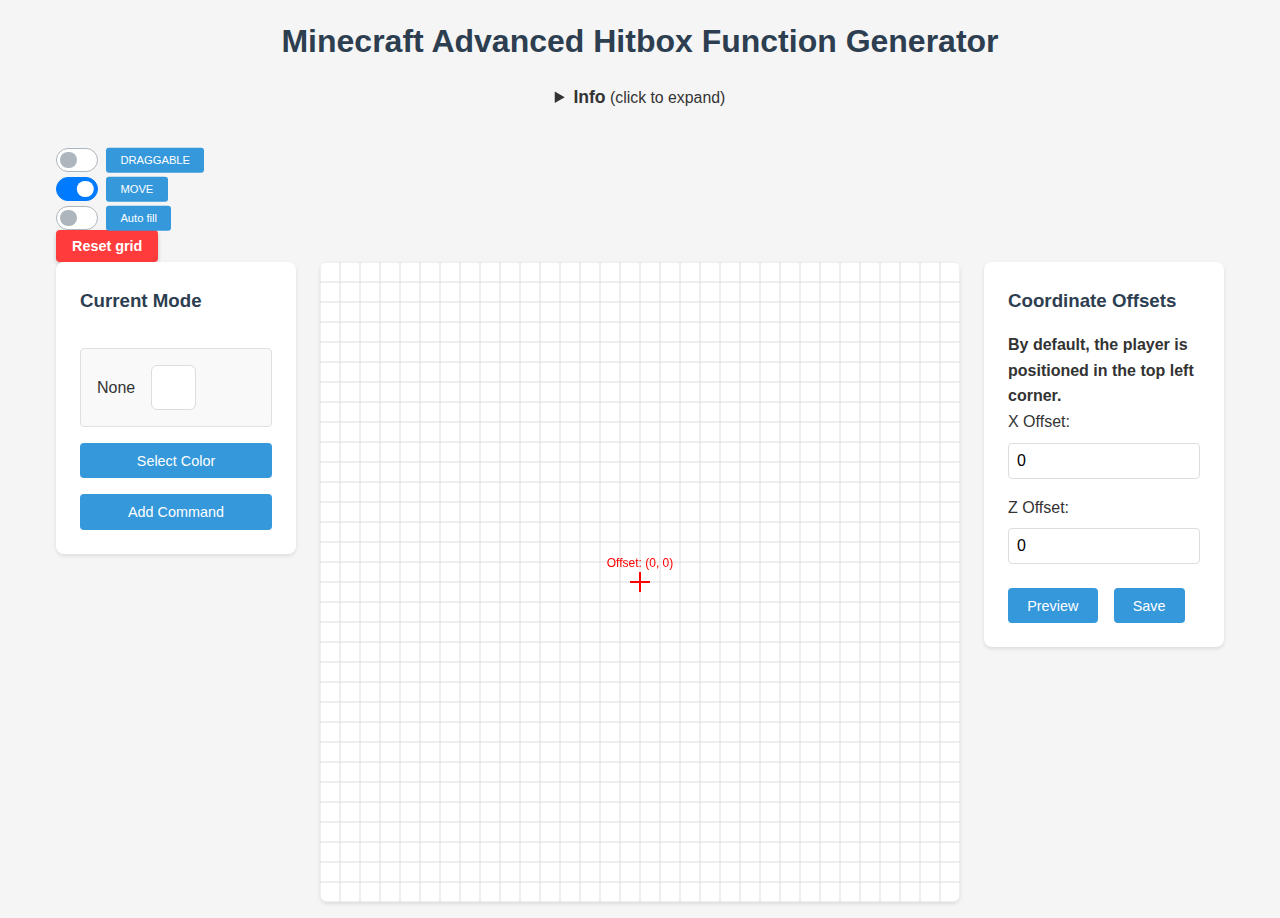
<file: index.html>
<!DOCTYPE html>
<html lang="en">
<head>
  <!-- Meta information for search engines, social media, and responsiveness -->
  <meta charset="UTF-8" />
  <meta name="description" content="Easily create custom Minecraft Bedrock function files with our online generator. Use our tool to draw hitboxes, assign commands, and preview your work." />
  <meta name="keywords" content="Minecraft, Bedrock, Function Generator, Commands, Scripting, Hitbox, Advanced" />
  <meta name="author" content="vertX" />
  <meta name="robots" content="index, follow" />
  <meta property="og:title" content="Function Generator" />
  <meta property="og:description" content="Create and download custom function files for Minecraft Bedrock Edition with our advanced tool that supports hitboxes and dynamic commands." />
  <meta property="og:url" content="https://vertx-dev.github.io/" />
  <meta property="og:type" content="website" />
  <meta name="viewport" content="width=device-width, initial-scale=1.0" />
  <title>Function Generator</title>
  <!-- Link to the stylesheet for page styling -->
  <link rel="stylesheet" href="styles.css" />
</head>
<body>
  <div class="container">
    <!-- Header Section: Introduction and Overview -->
    <header>
      <h1>Minecraft Advanced Hitbox Function Generator</h1>
      <!-- Expandable information about what the tool does -->
      <details>
        <summary>Info</summary>
        <p>
          This tool allows you to create powerful Minecraft functions by drawing precise hitboxes and assigning commands with color-coded organization. Customize your commands with multi-line inputs, player-relative positioning, and even dynamic calculations using the {math:} syntax. Ideal for designing combat skills, spell effects, or other complex command-based mechanics, this generator streamlines the process and lets you preview your work in real time.
        </p>
      </details>
    </header>

    <!-- Main Application Section: Core functionality of the tool -->
    <main>
      <!-- Mobile toggle for enabling draggable elements on smaller screens -->
      <div>
        <label class="switch-mobile">
          <input type="checkbox" id="switch-mobile-pc">
          <span class="slider"></span>
          <span class="switch-text">DRAGGABLE</span>
        </label>
      </div>
      <div>
        <label class="move-canvas">
          <input type="checkbox" id="move-grid" checked="checked">
          <span class="slider"></span>
          <span class="switch-text">MOVE</span>
        </label>
      </div>
      <div>
        <label class="test-mode">
          <input type="checkbox" id="debug-auto">
          <span class="slider"></span>
          <span class="switch-text">Auto fill</span>
        </label>
      </div>
      <div>
        <button id="reset-grid-btn" class="btn">Reset grid</button>
      </div>
      <div class="app-container">
        <!-- Left Panel: Control Panel for Modes and Commands -->
        <div class="left-panel">
          <div class="control-panel">
            <div class="mode-section">
              <h3>Current Mode</h3>
              <!-- Displays the current mode and associated color -->
              <div id="current-mode-display" class="current-mode-box">
                <span id="mode-name">None</span>
                <div id="mode-color" class="color-square"></div>
              </div>
              <!-- Button to open the color selection modal -->
              <button id="select-color-btn" class="btn">Select Color</button>
              <!-- Button to open the add command modal -->
              <button id="add-command-btn" class="btn">Add Command</button>
            </div>
          </div>
        </div>

        <!-- Center Panel: Canvas Area for Hitbox Drawing -->
        <div class="center-panel">
          <div class="canvas-container">
            <!-- The canvas element where users can draw and manipulate hitboxes -->
            <canvas id="grid-canvas" width="640" height="640"></canvas>
          </div>
        </div>

        <!-- Right Panel: Coordinate Controls for Positioning -->
        <div class="right-panel">
          <div class="coordinate-controls">
            <h3>Coordinate Offsets</h3>
            <h4>By default, the player is positioned in the top left corner.</h4>
            <!-- Input for adjusting the X offset -->
            <div class="offset-control">
              <label for="x-offset">X Offset:</label>
              <input type="number" id="x-offset" value="0" />
            </div>
            <!-- Input for adjusting the Z offset -->
            <div class="offset-control">
              <label for="z-offset">Z Offset:</label>
              <input type="number" id="z-offset" value="0" />
            </div>
            <!-- Buttons for previewing and saving the configuration -->
            <div class="action-buttons">
              <button id="preview-btn" class="btn">Preview</button>
              <button id="save-btn" class="btn">Save</button>
            </div>
          </div>
        </div>
      </div>
    </main>

    <!-- Modals Section: Additional pop-up windows for user interaction -->

    <!-- Select Color Modal: Allows users to choose a color for commands or hitboxes -->
    <div id="select-color-modal" class="modal">
      <div class="modal-content">
        <div class="modal-header">
          <h2>Select Color</h2>
          <span class="close-modal">&times;</span>
        </div>
        <div class="modal-body">
          <!-- Grid of color options dynamically generated -->
          <div id="color-list" class="color-grid"></div>
        </div>
      </div>
    </div>

    <!-- Add Command Modal: Form for adding new commands with custom settings -->
    <div id="add-command-modal" class="modal">
      <div class="modal-content">
        <div class="modal-header">
          <h2>Add Command</h2>
          <span class="close-modal">&times;</span>
        </div>
        <div class="modal-body">
          <form id="add-command-form">
            <!-- Command Name input -->
            <div class="form-group">
              <label for="command-name">Command Name:</label>
              <input type="text" id="command-name" required />
            </div>
            <!-- Color input for the command, including live preview -->
            <div class="form-group">
              <label for="command-color">Color (hex):</label>
              <div class="form-group" id="color-group">
                <input type="color" id="command-color" required />
                <div>
                  <button class="color-preview" id="color-preview"></button>
                </div>
              </div>
            </div>
            <!-- Command Template section with instructions for using placeholders -->
            <div class="form-group">
              
              <label for="command-template">Command Template:</label>
              <textarea id="command-template" rows="4" required></textarea>
              <div class="template-help">
                <p>Use {x}, {y}, {z} as placeholders for coordinates.</p>
              </div>
            </div>
            <!-- Submit button for adding the command -->
            <div class="form-actions">
              <button id="templates-btn" class="btn" type="button">Templates</button>
              <button type="submit" class="btn">Add</button>
            </div>
          </form>
        </div>
      </div>
    </div>

    <!-- Preview Modal: Shows a preview of the generated commands for review -->
    <div id="preview-modal" class="modal">
      <div class="modal-content modal-lg">
        <div class="modal-header">
          <h2>Preview Commands</h2>
          <span class="close-modal">&times;</span>
        </div>
        <div class="modal-body">
          <!-- Preformatted text area displaying command output -->
          <pre id="preview-content"></pre>
          <div class="modal-actions">
            <button id="copy-btn" class="btn">Copy to Clipboard</button>
          </div>
        </div>
      </div>
    </div>

    <!-- Save Modal: Provides an interface to name and download the generated function file -->
    <div id="save-modal" class="modal">
      <div class="modal-content">
        <div class="modal-header">
          <h2>Save File</h2>
          <span class="close-modal">&times;</span>
        </div>
        <div class="modal-body">
          <form id="save-form">
            <div class="form-group">
              <label for="file-name">File Name:</label>
              <input type="text" id="file-name" value="commands.mcfunction" required />
            </div>
            <div class="form-actions">
              <button type="submit" class="btn">Save</button>
            </div>
          </form>
        </div>
      </div>
    </div>
    

<!-- Templates Modal: Lists predefined command templates categorized by type -->
    <div id="templates-modal" class="modal">
      <div class="modal-content">
        <div class="modal-header">
          <h2>Command Templates</h2>
          <span class="close-modal">&times;</span>
        </div>
        <div class="modal-body">
          <!-- List of available command templates organized by categories -->
          <ul id="templates-list">
            
            <!-- Normal Target Commands Category -->
            <li class="template-tag normal-target-tag">Normal Target Commands</li>
            <li>
              <div class="template-header"><strong>Mark targets</strong></div>
              <code>execute at @s positioned ^{x}^^{z} run tag @e[r=1] add </code>
              <button class="copy-template-btn" data-template="execute at @s positioned ^{x}^^{z} run tag @e[r=1] add ">Copy</button>
            </li>
            <li>
              <div class="template-header"><strong>Mark 1 target</strong></div>
              <code>execute at @s positioned ^{x}^^{z} run tag @e[r=1,c=1] add </code>
              <button class="copy-template-btn" data-template="execute at @s positioned ^{x}^^{z} run tag @e[r=1] add ">Copy</button>
            </li>
            <li>
              <div class="template-header"><strong>Damage target</strong></div>
              <code>execute at @s positioned ^{x}^^{z} run damage @e[r=1]  </code>
              <button class="copy-template-btn" data-template="execute at @s positioned ^{x}^^{z} run damage @e[r=1] ">Copy</button>
            </li>
            <li>
              <div class="template-header"><strong>Effect on target</strong></div>
              <code>execute at @s positioned ^{x}^^{z} run effect @e[r=1] effect 1 1 true </code>
              <button class="copy-template-btn" data-template="execute at @s positioned ^{x}^^{z} run effect @e[r=1] ">Copy</button>
            </li>
    
            <!-- Special Commands Category -->
            <li class="template-tag special-target-tag">Special Commands</li>
            <li>
              <div class="template-header"><strong>Crouch test</strong></div>
              <code>{crouch:True} and {crouch:False} execute commands based on the entity's crouching state</code>
              <button class="copy-template-btn" data-template="{crouch:True}">Copy</button>
            </li>
            <li>
              <div class="template-header"><strong>Math</strong></div>
              <code>{math:expression} computes and replaces the result of the expression</code>
              <button class="copy-template-btn" data-template="{math:}">Copy</button>
            </li>
            <li>
              <div class="template-header"><strong>Random number</strong></div>
              <code>{random:min,max} is replaced with a random integer between min and max</code>
              <button class="copy-template-btn" data-template="{random:min,max}">Copy</button>
            </li>
            <li>
              <div class="template-header"><strong>In water</strong></div>
              <code>{inWater:True} and {inWater:False} check if entity in water</code>
              <button class="copy-template-btn" data-template="{inWater:True}">Copy</button>
            </li>
            <li>
              <div class="template-header"><strong>In air</strong></div>
              <code>{inAir:True} and {inAir:False} check if entity in air</code>
              <button class="copy-template-btn" data-template="{inAir:True}">Copy</button>
            </li>
            <li>
              <div class="template-header"><strong>Repeat commands</strong></div>
              <code>Syntax: #repeat:command|loops|variables#<br><br>Use @i@ for the current iteration and @var0@, @var1@, etc., for variables (semicolon-separated)</code>
              <button class="copy-template-btn" data-template="#repeat:cmd|loops|var1;var2#">Copy</button>
            </li>
            <li>
              <div class="template-header"><strong>Trajectory</strong></div>
              <code>{trajectory:g,y}<br>g - gravity, drop by g for every block traveled</code>
              <button class="copy-template-btn" data-template="{trajectory:0.1,1}">Copy</button>
            </li>
            <li>
              <div class="template-header"><strong>Knockback</strong></div>
              <code>Syntax: #knb:radius|type|power|damage/tag#<br>1 - range; 2 - power(2.1 - horizontal, 2.2 - vertical); 3 - amount of damage and tag</code>
              <button class="copy-template-btn" data-template="#knb:7|b,d|3,2|10#">Copy</button>
            </li>
          </ul>
        </div>
      </div>
    </div>


    
    <!-- Alert Modal: Provides notifications or alerts to the user -->
    <div id="alert-modal" class="modal">
      <div class="modal-content">
        <div class="modal-header">
          <h2 id="alert-title">Alert</h2>
          <span class="close-modal">&times;</span>
        </div>
        <div class="modal-body">
          <!-- Alert message placeholder -->
          <p id="alert-message"></p>
          <div class="modal-actions">
            <button class="btn close-modal">OK</button>
          </div>
        </div>
      </div>
    </div>
  </div>

  <!-- Link to the main application JavaScript file that controls behavior -->
  <script src="app.js"></script>
</body>
</html>
</file>
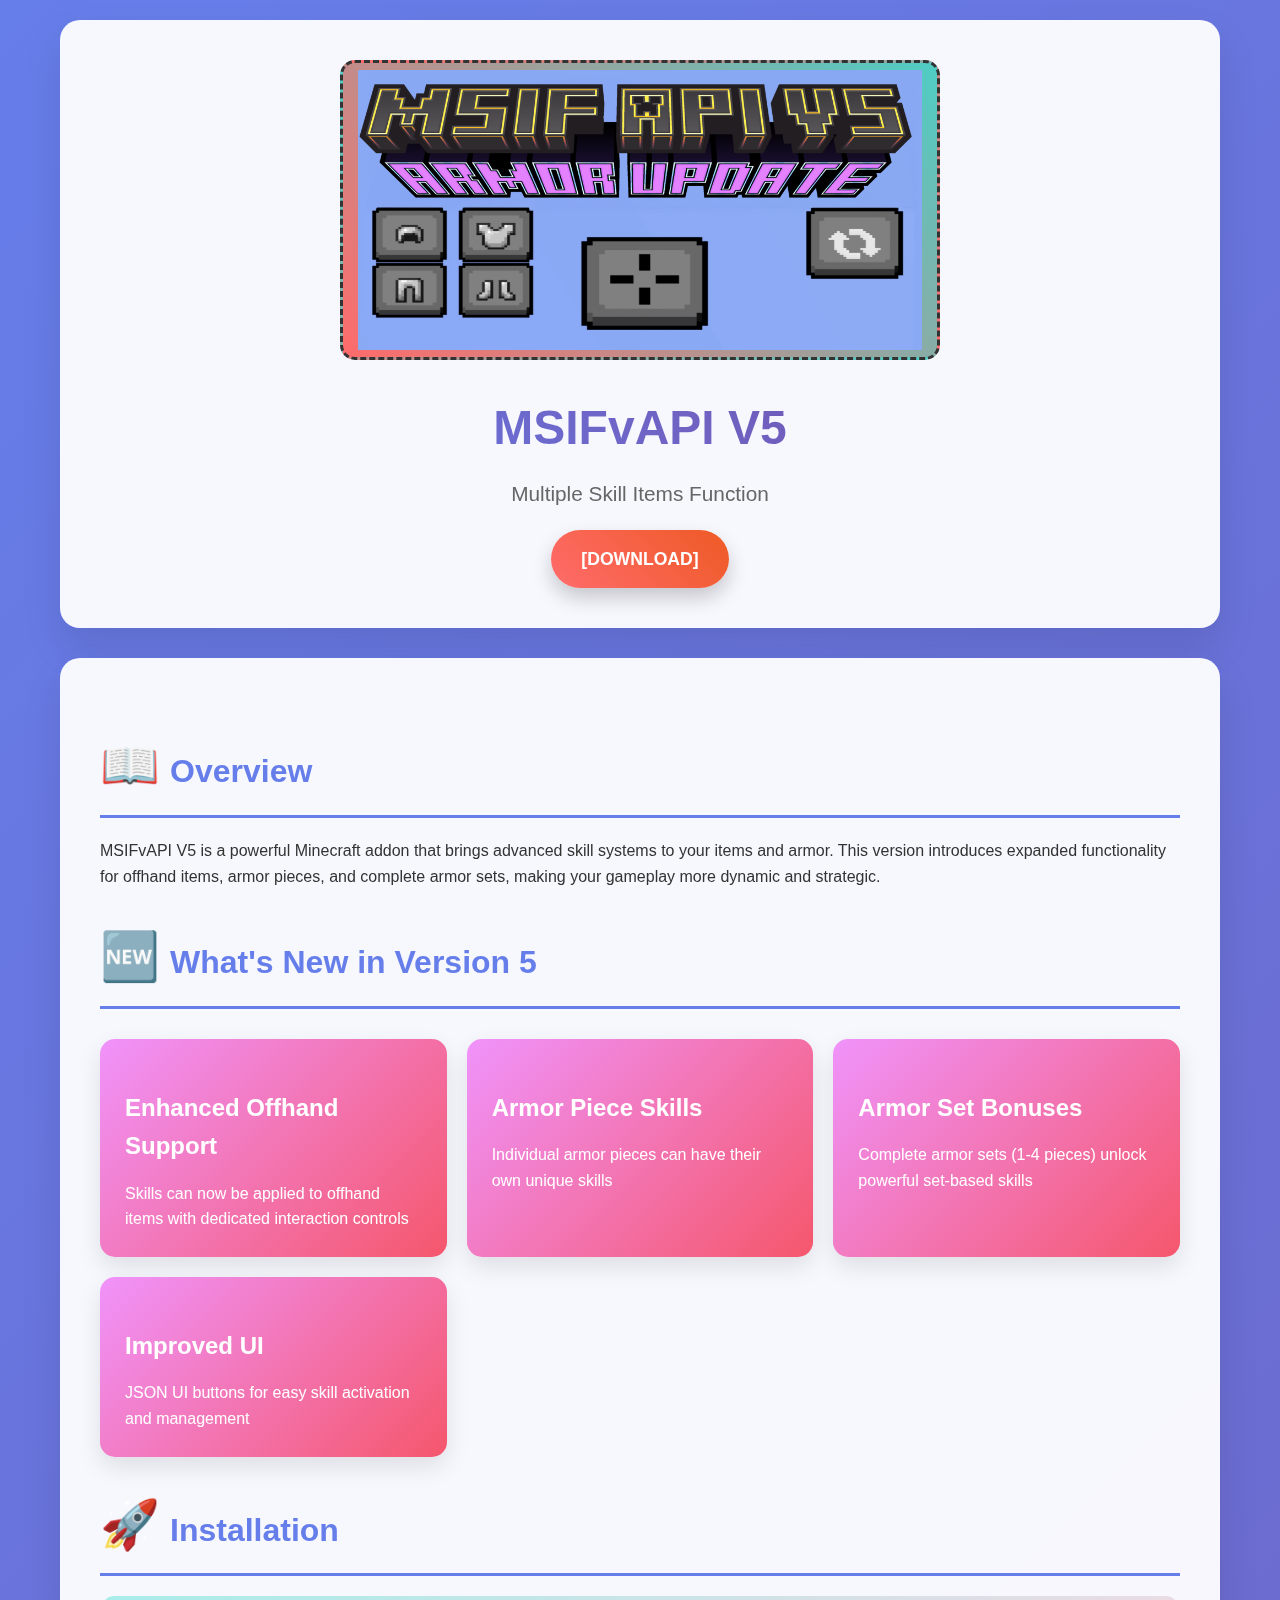
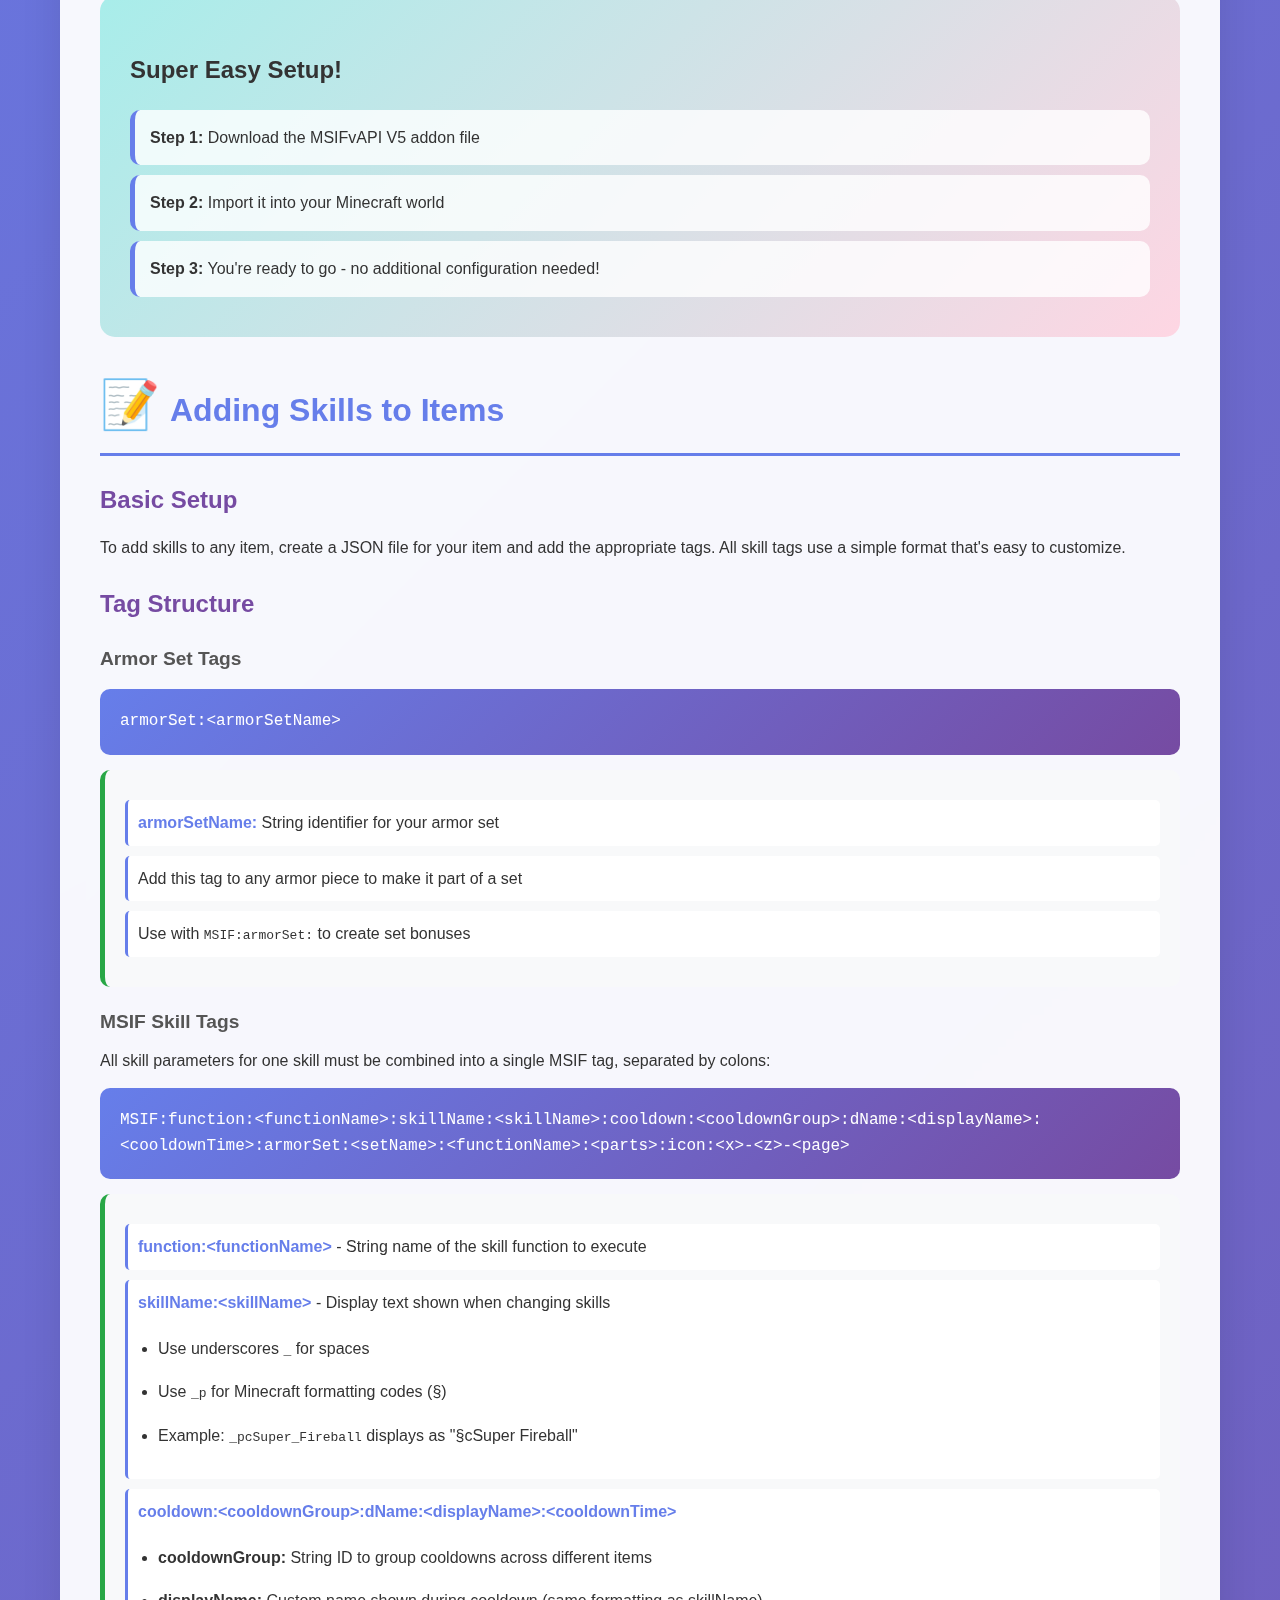
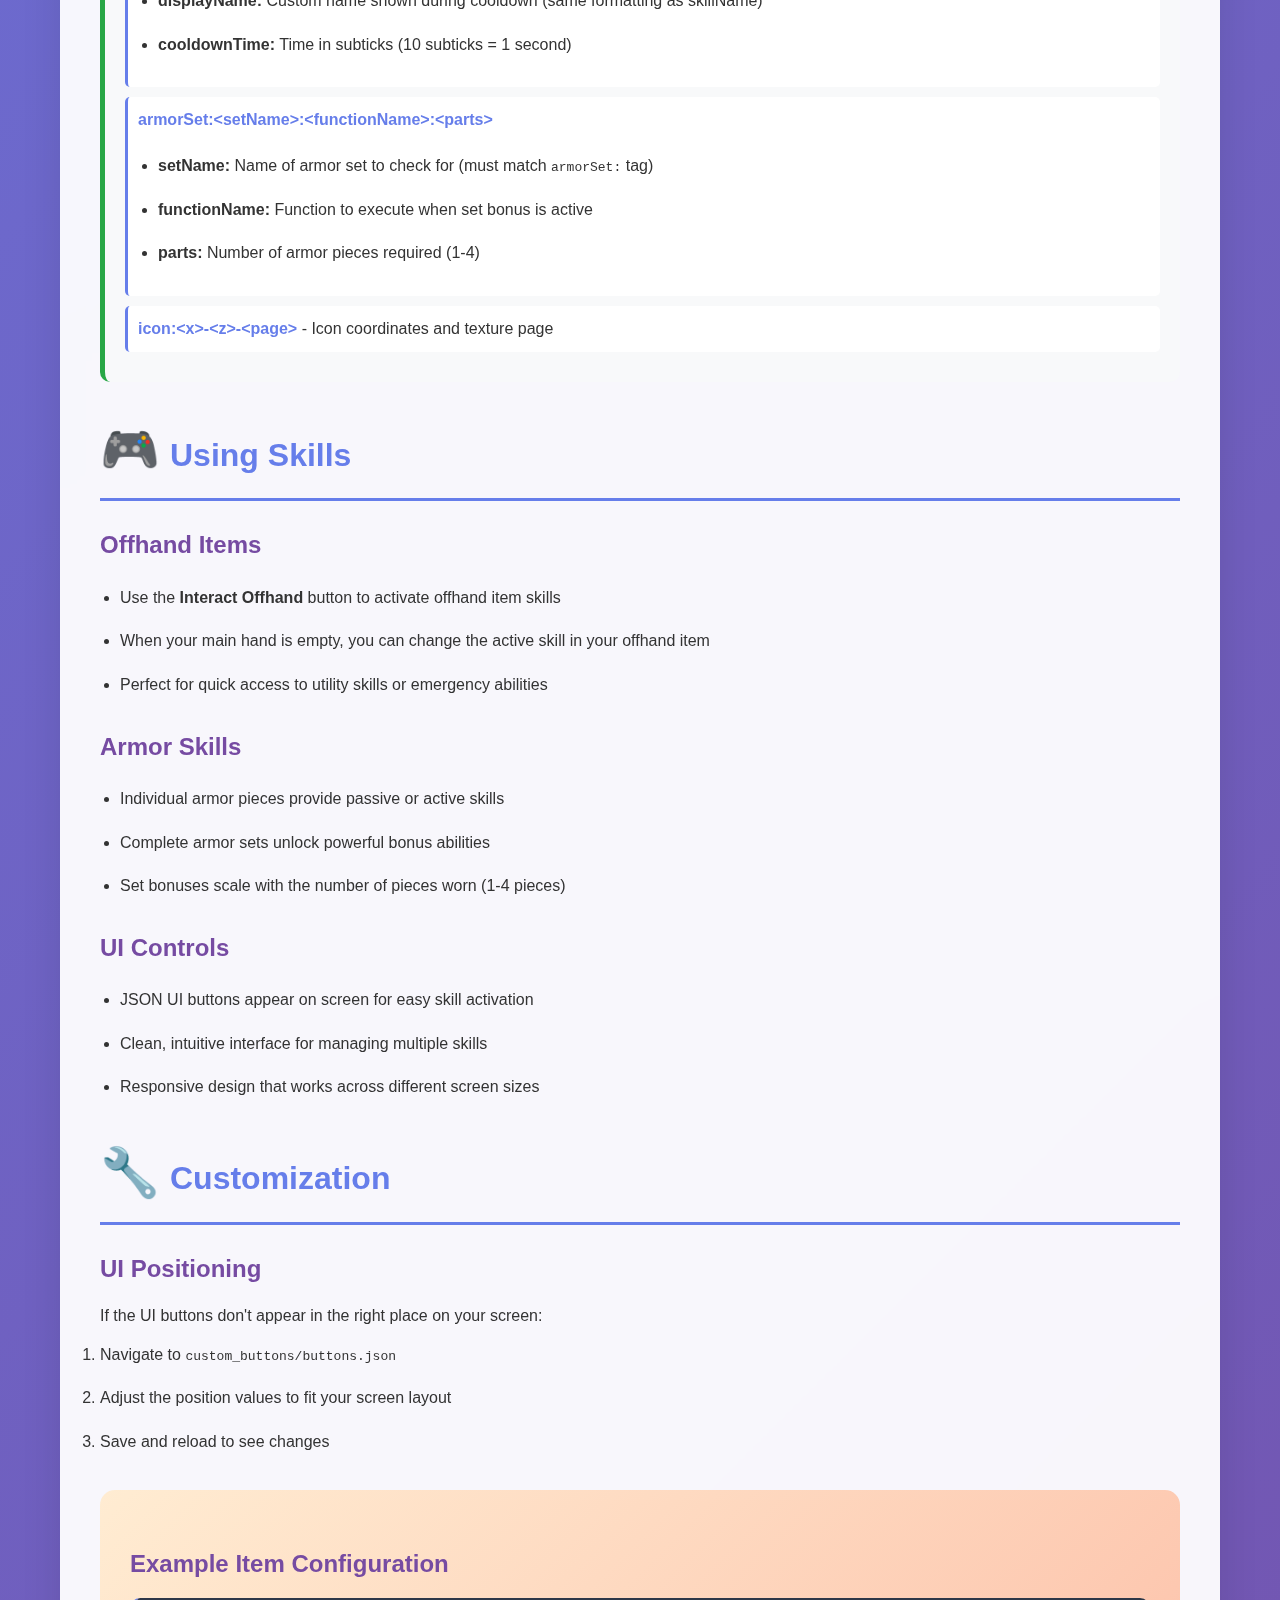
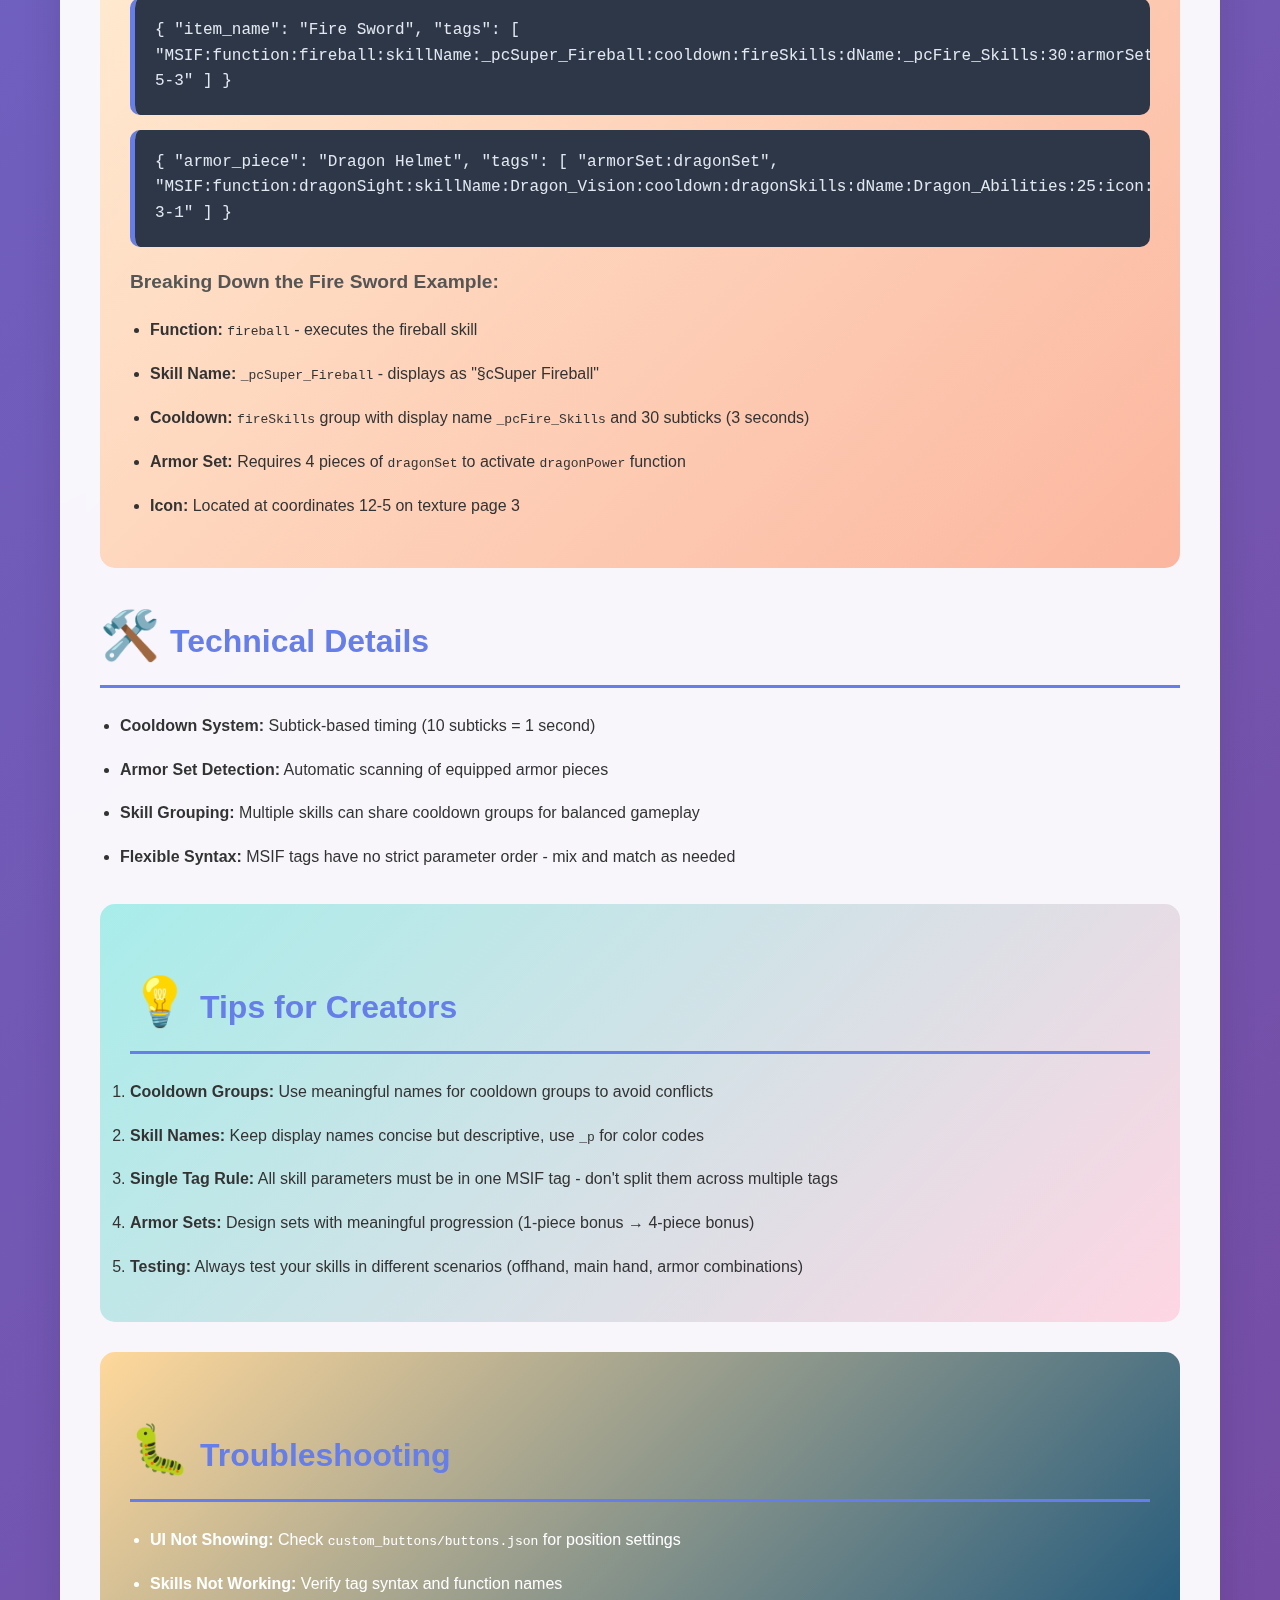
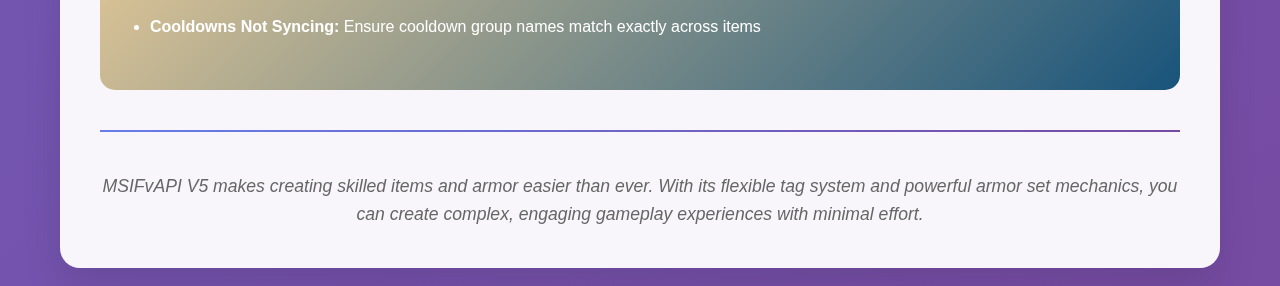
<file: guide.html>
<!DOCTYPE html>
<html lang="en">
<head>
    <meta charset="UTF-8">
    <meta name="viewport" content="width=device-width, initial-scale=1.0">
    <title>MSIFvAPI V5 - Multiple Skill Items Function</title>
    <style>
        * {
            margin: 0;
            padding: 0;
            box-sizing: border-box;
        }

        body {
            font-family: 'Segoe UI', Tahoma, Geneva, Verdana, sans-serif;
            line-height: 1.6;
            color: #333;
            background: linear-gradient(135deg, #667eea 0%, #764ba2 100%);
            min-height: 100vh;
        }

        .container {
            max-width: 1200px;
            margin: 0 auto;
            padding: 20px;
        }

        .header {
            background: rgba(255, 255, 255, 0.95);
            backdrop-filter: blur(10px);
            border-radius: 20px;
            padding: 40px;
            margin-bottom: 30px;
            box-shadow: 0 20px 40px rgba(0, 0, 0, 0.1);
            text-align: center;
        }

        .title-image {
            width: 100%;
            max-width: 600px;
            height: 300px;
            background: linear-gradient(45deg, #ff6b6b, #4ecdc4);
            border-radius: 15px;
            margin: 0 auto 30px;
            display: flex;
            align-items: center;
            justify-content: center;
            font-size: 24px;
            font-weight: bold;
            color: white;
            text-shadow: 2px 2px 4px rgba(0, 0, 0, 0.3);
            border: 3px dashed #333;
        }

        h1 {
            font-size: 3em;
            margin-bottom: 10px;
            background: linear-gradient(45deg, #667eea, #764ba2);
            -webkit-background-clip: text;
            -webkit-text-fill-color: transparent;
            background-clip: text;
        }

        .subtitle {
            font-size: 1.3em;
            color: #666;
            margin-bottom: 20px;
        }

        .download-link {
            display: inline-block;
            background: linear-gradient(45deg, #ff6b6b, #ee5a24);
            color: white;
            padding: 15px 30px;
            border-radius: 50px;
            text-decoration: none;
            font-weight: bold;
            font-size: 1.1em;
            transition: all 0.3s ease;
            box-shadow: 0 10px 20px rgba(0, 0, 0, 0.2);
        }

        .download-link:hover {
            transform: translateY(-3px);
            box-shadow: 0 15px 30px rgba(0, 0, 0, 0.3);
        }

        .content {
            background: rgba(255, 255, 255, 0.95);
            backdrop-filter: blur(10px);
            border-radius: 20px;
            padding: 40px;
            box-shadow: 0 20px 40px rgba(0, 0, 0, 0.1);
        }

        h2 {
            color: #667eea;
            margin: 30px 0 20px 0;
            font-size: 2em;
            border-bottom: 3px solid #667eea;
            padding-bottom: 10px;
        }

        h3 {
            color: #764ba2;
            margin: 25px 0 15px 0;
            font-size: 1.5em;
        }

        h4 {
            color: #555;
            margin: 20px 0 10px 0;
            font-size: 1.2em;
        }

        .feature-grid {
            display: grid;
            grid-template-columns: repeat(auto-fit, minmax(300px, 1fr));
            gap: 20px;
            margin: 30px 0;
        }

        .feature-card {
            background: linear-gradient(135deg, #f093fb 0%, #f5576c 100%);
            color: white;
            padding: 25px;
            border-radius: 15px;
            box-shadow: 0 10px 25px rgba(0, 0, 0, 0.1);
            transition: transform 0.3s ease;
        }

        .feature-card:hover {
            transform: translateY(-5px);
        }

        .feature-card h3 {
            color: white;
            margin-bottom: 15px;
        }

        .installation-steps {
            background: linear-gradient(135deg, #a8edea 0%, #fed6e3 100%);
            padding: 30px;
            border-radius: 15px;
            margin: 20px 0;
        }

        .installation-steps h3 {
            color: #333;
            margin-bottom: 20px;
        }

        .step {
            background: rgba(255, 255, 255, 0.8);
            padding: 15px;
            margin: 10px 0;
            border-radius: 10px;
            border-left: 5px solid #667eea;
        }

        .code-block {
            background: #2d3748;
            color: #e2e8f0;
            padding: 20px;
            border-radius: 10px;
            margin: 15px 0;
            font-family: 'Courier New', monospace;
            overflow-x: auto;
            border-left: 5px solid #667eea;
        }

        .syntax-highlight {
            background: linear-gradient(135deg, #667eea 0%, #764ba2 100%);
            color: white;
            padding: 20px;
            border-radius: 10px;
            margin: 15px 0;
            font-family: 'Courier New', monospace;
            overflow-x: auto;
        }

        .parameter-list {
            background: #f8f9fa;
            padding: 20px;
            border-radius: 10px;
            margin: 15px 0;
            border-left: 5px solid #28a745;
        }

        .parameter-item {
            margin: 10px 0;
            padding: 10px;
            background: white;
            border-radius: 5px;
            border-left: 3px solid #667eea;
        }

        .parameter-name {
            font-weight: bold;
            color: #667eea;
        }

        .example-section {
            background: linear-gradient(135deg, #ffecd2 0%, #fcb69f 100%);
            padding: 30px;
            border-radius: 15px;
            margin: 30px 0;
        }

        .tips-section {
            background: linear-gradient(135deg, #a8edea 0%, #fed6e3 100%);
            padding: 30px;
            border-radius: 15px;
            margin: 30px 0;
        }

        .troubleshooting {
            background: linear-gradient(135deg, #ffd89b 0%, #19547b 100%);
            color: white;
            padding: 30px;
            border-radius: 15px;
            margin: 30px 0;
        }

        .troubleshooting h3 {
            color: white;
        }

        .emoji {
            font-size: 1.5em;
            margin-right: 10px;
        }

        ul {
            padding-left: 20px;
            margin: 15px 0;
        }

        li {
            margin: 8px 0;
            padding: 5px 0;
        }

        .highlight {
            background: #fff3cd;
            padding: 2px 6px;
            border-radius: 4px;
            font-weight: bold;
        }

        @media (max-width: 768px) {
            .container {
                padding: 10px;
            }

            h1 {
                font-size: 2em;
            }

            .header {
                padding: 20px;
            }

            .content {
                padding: 20px;
            }

            .feature-grid {
                grid-template-columns: 1fr;
            }
        }
    </style>
</head>
<body>
    <div class="container">
        <div class="header">
            <div class="title-image">
              <img src="pack_icon.png" width="95%" height="95%">
            </div>
            <h1>MSIFvAPI V5</h1>
            <p class="subtitle">Multiple Skill Items Function</p>
            <a href="https://direct-link.net/1355232/e4MuOn9S0DO1" class="download-link">[DOWNLOAD]</a>
        </div>

        <div class="content">
            <h2><span class="emoji">📖</span>Overview</h2>
            <p>MSIFvAPI V5 is a powerful Minecraft addon that brings advanced skill systems to your items and armor. This version introduces expanded functionality for offhand items, armor pieces, and complete armor sets, making your gameplay more dynamic and strategic.</p>

            <h2><span class="emoji">🆕</span>What's New in Version 5</h2>
            <div class="feature-grid">
                <div class="feature-card">
                    <h3>Enhanced Offhand Support</h3>
                    <p>Skills can now be applied to offhand items with dedicated interaction controls</p>
                </div>
                <div class="feature-card">
                    <h3>Armor Piece Skills</h3>
                    <p>Individual armor pieces can have their own unique skills</p>
                </div>
                <div class="feature-card">
                    <h3>Armor Set Bonuses</h3>
                    <p>Complete armor sets (1-4 pieces) unlock powerful set-based skills</p>
                </div>
                <div class="feature-card">
                    <h3>Improved UI</h3>
                    <p>JSON UI buttons for easy skill activation and management</p>
                </div>
            </div>

            <h2><span class="emoji">🚀</span>Installation</h2>
            <div class="installation-steps">
                <h3>Super Easy Setup!</h3>
                <div class="step">
                    <strong>Step 1:</strong> Download the MSIFvAPI V5 addon file
                </div>
                <div class="step">
                    <strong>Step 2:</strong> Import it into your Minecraft world
                </div>
                <div class="step">
                    <strong>Step 3:</strong> You're ready to go - no additional configuration needed!
                </div>
            </div>

            <h2><span class="emoji">📝</span>Adding Skills to Items</h2>
            
            <h3>Basic Setup</h3>
            <p>To add skills to any item, create a JSON file for your item and add the appropriate tags. All skill tags use a simple format that's easy to customize.</p>

            <h3>Tag Structure</h3>
            
            <h4>Armor Set Tags</h4>
            <div class="syntax-highlight">
armorSet:&lt;armorSetName&gt;
            </div>
            <div class="parameter-list">
                <div class="parameter-item">
                    <span class="parameter-name">armorSetName:</span> String identifier for your armor set
                </div>
                <div class="parameter-item">
                    Add this tag to any armor piece to make it part of a set
                </div>
                <div class="parameter-item">
                    Use with <code>MSIF:armorSet:</code> to create set bonuses
                </div>
            </div>

            <h4>MSIF Skill Tags</h4>
            <p>All skill parameters for one skill must be combined into a single MSIF tag, separated by colons:</p>
            
            <div class="syntax-highlight">
MSIF:function:&lt;functionName&gt;:skillName:&lt;skillName&gt;:cooldown:&lt;cooldownGroup&gt;:dName:&lt;displayName&gt;:&lt;cooldownTime&gt;:armorSet:&lt;setName&gt;:&lt;functionName&gt;:&lt;parts&gt;:icon:&lt;x&gt;-&lt;z&gt;-&lt;page&gt;
            </div>

            <div class="parameter-list">
                <div class="parameter-item">
                    <span class="parameter-name">function:&lt;functionName&gt;</span> - String name of the skill function to execute
                </div>
                <div class="parameter-item">
                    <span class="parameter-name">skillName:&lt;skillName&gt;</span> - Display text shown when changing skills
                    <ul>
                        <li>Use underscores <code>_</code> for spaces</li>
                        <li>Use <code>_p</code> for Minecraft formatting codes (§)</li>
                        <li>Example: <code>_pcSuper_Fireball</code> displays as "§cSuper Fireball"</li>
                    </ul>
                </div>
                <div class="parameter-item">
                    <span class="parameter-name">cooldown:&lt;cooldownGroup&gt;:dName:&lt;displayName&gt;:&lt;cooldownTime&gt;</span>
                    <ul>
                        <li><strong>cooldownGroup:</strong> String ID to group cooldowns across different items</li>
                        <li><strong>displayName:</strong> Custom name shown during cooldown (same formatting as skillName)</li>
                        <li><strong>cooldownTime:</strong> Time in subticks (10 subticks = 1 second)</li>
                    </ul>
                </div>
                <div class="parameter-item">
                    <span class="parameter-name">armorSet:&lt;setName&gt;:&lt;functionName&gt;:&lt;parts&gt;</span>
                    <ul>
                        <li><strong>setName:</strong> Name of armor set to check for (must match <code>armorSet:</code> tag)</li>
                        <li><strong>functionName:</strong> Function to execute when set bonus is active</li>
                        <li><strong>parts:</strong> Number of armor pieces required (1-4)</li>
                    </ul>
                </div>
                <div class="parameter-item">
                    <span class="parameter-name">icon:&lt;x&gt;-&lt;z&gt;-&lt;page&gt;</span> - Icon coordinates and texture page
                </div>
            </div>

            <h2><span class="emoji">🎮</span>Using Skills</h2>
            
            <h3>Offhand Items</h3>
            <ul>
                <li>Use the <strong>Interact Offhand</strong> button to activate offhand item skills</li>
                <li>When your main hand is empty, you can change the active skill in your offhand item</li>
                <li>Perfect for quick access to utility skills or emergency abilities</li>
            </ul>

            <h3>Armor Skills</h3>
            <ul>
                <li>Individual armor pieces provide passive or active skills</li>
                <li>Complete armor sets unlock powerful bonus abilities</li>
                <li>Set bonuses scale with the number of pieces worn (1-4 pieces)</li>
            </ul>

            <h3>UI Controls</h3>
            <ul>
                <li>JSON UI buttons appear on screen for easy skill activation</li>
                <li>Clean, intuitive interface for managing multiple skills</li>
                <li>Responsive design that works across different screen sizes</li>
            </ul>

            <h2><span class="emoji">🔧</span>Customization</h2>
            
            <h3>UI Positioning</h3>
            <p>If the UI buttons don't appear in the right place on your screen:</p>
            <ol>
                <li>Navigate to <code>custom_buttons/buttons.json</code></li>
                <li>Adjust the position values to fit your screen layout</li>
                <li>Save and reload to see changes</li>
            </ol>

            <div class="example-section">
                <h3>Example Item Configuration</h3>
                <div class="code-block">
{
  "item_name": "Fire Sword",
  "tags": [
    "MSIF:function:fireball:skillName:_pcSuper_Fireball:cooldown:fireSkills:dName:_pcFire_Skills:30:armorSet:dragonSet:dragonPower:4:icon:12-5-3"
  ]
}
                </div>

                <div class="code-block">
{
  "armor_piece": "Dragon Helmet",
  "tags": [
    "armorSet:dragonSet",
    "MSIF:function:dragonSight:skillName:Dragon_Vision:cooldown:dragonSkills:dName:Dragon_Abilities:25:icon:8-3-1"
  ]
}
                </div>

                <h4>Breaking Down the Fire Sword Example:</h4>
                <ul>
                    <li><strong>Function:</strong> <code>fireball</code> - executes the fireball skill</li>
                    <li><strong>Skill Name:</strong> <code>_pcSuper_Fireball</code> - displays as "§cSuper Fireball"</li>
                    <li><strong>Cooldown:</strong> <code>fireSkills</code> group with display name <code>_pcFire_Skills</code> and 30 subticks (3 seconds)</li>
                    <li><strong>Armor Set:</strong> Requires 4 pieces of <code>dragonSet</code> to activate <code>dragonPower</code> function</li>
                    <li><strong>Icon:</strong> Located at coordinates 12-5 on texture page 3</li>
                </ul>
            </div>

            <h2><span class="emoji">🛠️</span>Technical Details</h2>
            <ul>
                <li><strong>Cooldown System:</strong> Subtick-based timing (10 subticks = 1 second)</li>
                <li><strong>Armor Set Detection:</strong> Automatic scanning of equipped armor pieces</li>
                <li><strong>Skill Grouping:</strong> Multiple skills can share cooldown groups for balanced gameplay</li>
                <li><strong>Flexible Syntax:</strong> MSIF tags have no strict parameter order - mix and match as needed</li>
            </ul>

            <div class="tips-section">
                <h2><span class="emoji">💡</span>Tips for Creators</h2>
                <ol>
                    <li><strong>Cooldown Groups:</strong> Use meaningful names for cooldown groups to avoid conflicts</li>
                    <li><strong>Skill Names:</strong> Keep display names concise but descriptive, use <code>_p</code> for color codes</li>
                    <li><strong>Single Tag Rule:</strong> All skill parameters must be in one MSIF tag - don't split them across multiple tags</li>
                    <li><strong>Armor Sets:</strong> Design sets with meaningful progression (1-piece bonus → 4-piece bonus)</li>
                    <li><strong>Testing:</strong> Always test your skills in different scenarios (offhand, main hand, armor combinations)</li>
                </ol>
            </div>

            <div class="troubleshooting">
                <h2><span class="emoji">🐛</span>Troubleshooting</h2>
                <ul>
                    <li><strong>UI Not Showing:</strong> Check <code>custom_buttons/buttons.json</code> for position settings</li>
                    <li><strong>Skills Not Working:</strong> Verify tag syntax and function names</li>
                    <li><strong>Cooldowns Not Syncing:</strong> Ensure cooldown group names match exactly across items</li>
                </ul>
            </div>

            <hr style="margin: 40px 0; border: none; height: 2px; background: linear-gradient(45deg, #667eea, #764ba2);">
            
            <p style="text-align: center; font-style: italic; color: #666; font-size: 1.1em;">
                <em>MSIFvAPI V5 makes creating skilled items and armor easier than ever. With its flexible tag system and powerful armor set mechanics, you can create complex, engaging gameplay experiences with minimal effort.</em>
            </p>
        </div>
    </div>
</body>
</html>
</file>
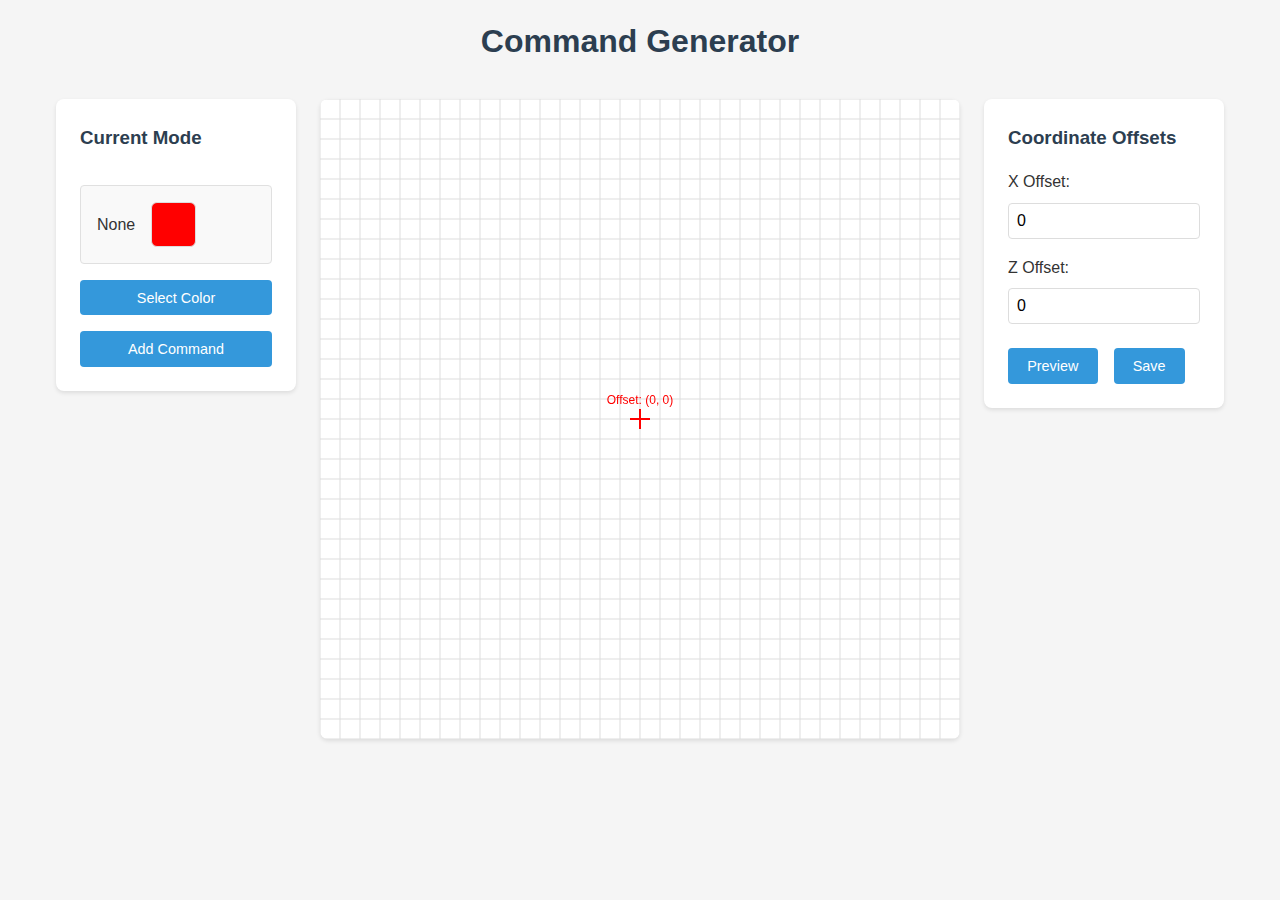
<file: index-36.html>
<!DOCTYPE html>
<html lang="en">
<head>
  <meta charset="UTF-8">
  <meta name="viewport" content="width=device-width, initial-scale=1.0">
  <title>Command Generator</title>
  <link rel="stylesheet" href="styles.css">
</head>
<body>
  <div class="container">
    <header>
      <h1>Command Generator</h1>
    </header>

    <main>
      <div class="app-container">
        <div class="left-panel">
          <div class="control-panel">
            <div class="mode-section">
              <h3>Current Mode</h3>
              <div id="current-mode-display" class="current-mode-box">
                <span id="mode-name">None</span>
                <div id="mode-color" class="color-square"></div>
              </div>
              <button id="select-color-btn" class="btn">Select Color</button>
              <button id="add-command-btn" class="btn">Add Command</button>
            </div>
          </div>
        </div>
        
        <div class="center-panel">
          <div class="canvas-container">
            <canvas id="grid-canvas" width="640" height="640"></canvas>
          </div>
        </div>

        <div class="right-panel">
          <div class="coordinate-controls">
            <h3>Coordinate Offsets</h3>
            <div class="offset-control">
              <label for="x-offset">X Offset:</label>
              <input type="number" id="x-offset" value="0">
            </div>
            <div class="offset-control">
              <label for="z-offset">Z Offset:</label>
              <input type="number" id="z-offset" value="0">
            </div>
            <div class="action-buttons">
              <button id="preview-btn" class="btn">Preview</button>
              <button id="save-btn" class="btn">Save</button>
            </div>
          </div>
        </div>
      </div>
    </main>

    <!-- Modals -->
    <div id="select-color-modal" class="modal">
      <div class="modal-content">
        <div class="modal-header">
          <h2>Select Color</h2>
          <span class="close-modal">&times;</span>
        </div>
        <div class="modal-body">
          <div id="color-list" class="color-grid"></div>
        </div>
      </div>
    </div>

    <div id="add-command-modal" class="modal">
      <div class="modal-content">
        <div class="modal-header">
          <h2>Add Command</h2>
          <span class="close-modal">&times;</span>
        </div>
        <div class="modal-body">
          <form id="add-command-form">
            <div class="form-group">
              <label for="command-name">Command Name:</label>
              <input type="text" id="command-name" required>
            </div>
            <div class="form-group">
              <label for="command-color">Color (hex):</label>
              <input type="text" id="command-color" value="#ff0000" required>
              <div class="color-preview" id="color-preview"></div>
            </div>
            <div class="form-group">
              <label for="command-template">Command Template:</label>
              <textarea id="command-template" rows="4" required>execute positioned {x} {y} {z} run say Hello</textarea>
              <div class="template-help">
                <p>Use {x}, {y}, {z} as placeholders for coordinates</p>
              </div>
            </div>
            <div class="form-actions">
              <button type="submit" class="btn">Add</button>
            </div>
          </form>
        </div>
      </div>
    </div>

    <div id="preview-modal" class="modal">
      <div class="modal-content modal-lg">
        <div class="modal-header">
          <h2>Preview Commands</h2>
          <span class="close-modal">&times;</span>
        </div>
        <div class="modal-body">
          <pre id="preview-content"></pre>
          <div class="modal-actions">
            <button id="copy-btn" class="btn">Copy to Clipboard</button>
          </div>
        </div>
      </div>
    </div>

    <div id="save-modal" class="modal">
      <div class="modal-content">
        <div class="modal-header">
          <h2>Save File</h2>
          <span class="close-modal">&times;</span>
        </div>
        <div class="modal-body">
          <form id="save-form">
            <div class="form-group">
              <label for="file-name">File Name:</label>
              <input type="text" id="file-name" value="commands.mcfunction" required>
            </div>
            <div class="form-actions">
              <button type="submit" class="btn">Save</button>
            </div>
          </form>
        </div>
      </div>
    </div>

    <div id="alert-modal" class="modal">
      <div class="modal-content">
        <div class="modal-header">
          <h2 id="alert-title">Alert</h2>
          <span class="close-modal">&times;</span>
        </div>
        <div class="modal-body">
          <p id="alert-message"></p>
          <div class="modal-actions">
            <button class="btn close-modal">OK</button>
          </div>
        </div>
      </div>
    </div>
  </div>

  <script src="app.js"></script>
</body>
</html>
</file>
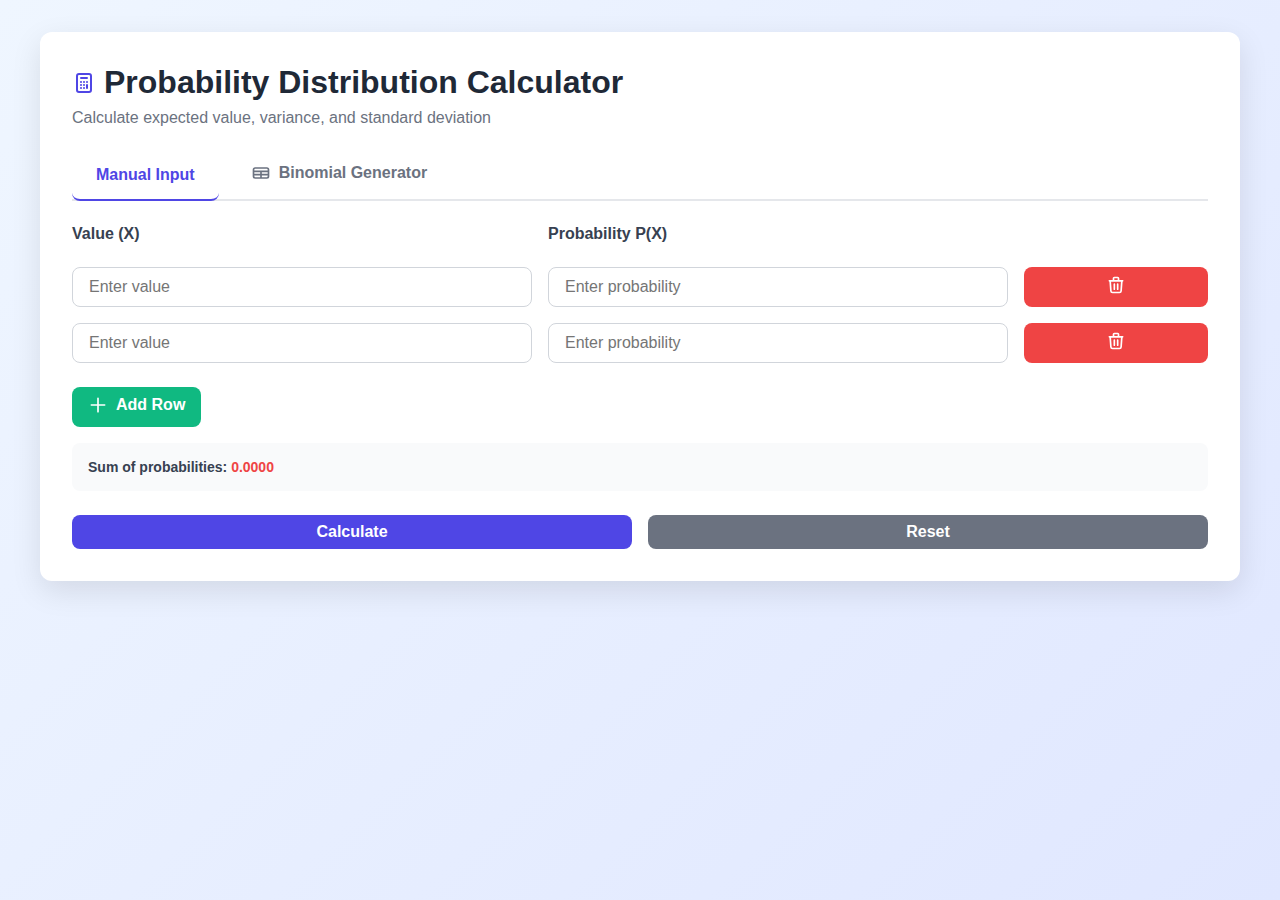
<file: math-calculator/calculator.html>
<!DOCTYPE html>
<html lang="en">
    <head>
        <meta charset="UTF-8" />
        <meta name="viewport" content="width=device-width, initial-scale=1.0" />
        <title>Probability Distribution Calculator</title>
        <link rel="stylesheet" href="calculator.css" />
    </head>
    <body>
        <div class="container">
            <div class="card">
                <h1>
                    <svg class="icon" fill="none" stroke="currentColor" viewBox="0 0 24 24" style="color: #4f46e5">
                        <path
                            stroke-linecap="round"
                            stroke-linejoin="round"
                            stroke-width="2"
                            d="M9 7h6m0 10v-3m-3 3h.01M9 17h.01M9 14h.01M12 14h.01M15 11h.01M12 11h.01M9 11h.01M7 21h10a2 2 0 002-2V5a2 2 0 00-2-2H7a2 2 0 00-2 2v14a2 2 0 002 2z"
                        />
                    </svg>
                    Probability Distribution Calculator
                </h1>
                <p class="subtitle">Calculate expected value, variance, and standard deviation</p>

                <div class="tabs">
                    <button class="tab active" onclick="switchTab('manual')">Manual Input</button>
                    <button class="tab" onclick="switchTab('binomial')">
                        <span style="display: inline-flex; align-items: center; gap: 0.5rem">
                            <svg width="20" height="20" fill="none" stroke="currentColor" viewBox="0 0 24 24">
                                <path stroke-linecap="round" stroke-linejoin="round" stroke-width="2" d="M3 10h18M3 14h18m-9-4v8m-7 0h14a2 2 0 002-2V8a2 2 0 00-2-2H5a2 2 0 00-2 2v8a2 2 0 002 2z" />
                            </svg>
                            Binomial Generator
                        </span>
                    </button>
                </div>

                <div id="manualTab" class="tab-content active">
                    <div class="input-grid">
                        <div class="input-header">Value (X)</div>
                        <div class="input-header">Probability P(X)</div>
                        <div class="input-header"></div>
                    </div>
                    <div id="rowsContainer"></div>

                    <button class="btn-success" onclick="addRow()" style="margin-top: 0.5rem">
                        <span style="display: inline-flex; align-items: center; gap: 0.5rem">
                            <svg width="20" height="20" fill="none" stroke="currentColor" viewBox="0 0 24 24">
                                <path stroke-linecap="round" stroke-linejoin="round" stroke-width="2" d="M12 4v16m8-8H4" />
                            </svg>
                            Add Row
                        </span>
                    </button>

                    <div class="info-box">
                        <p>Sum of probabilities: <span id="probSum">0.0000</span></p>
                    </div>

                    <div class="button-group">
                        <button class="btn-primary" onclick="calculate()">Calculate</button>
                        <button class="btn-secondary" onclick="reset()">Reset</button>
                    </div>
                </div>

                <div id="binomialTab" class="tab-content">
                    <div class="form-group">
                        <label class="form-label">Number of experiments (n)</label>
                        <input type="number" id="binomialN" min="1" max="1000" placeholder="Enter number of experiments" />
                    </div>

                    <div class="form-row">
                        <div class="form-group">
                            <label class="form-label">Probability of success (p)</label>
                            <input type="number" id="binomialP" step="0.01" min="0" max="1" placeholder="Enter probability" oninput="updateBinomialQ()" />
                        </div>
                        <div class="form-group">
                            <label class="form-label">Probability of failure (q)</label>
                            <input type="number" id="binomialQ" step="0.01" min="0" max="1" placeholder="Auto-calculated" oninput="updateBinomialP()" />
                        </div>
                    </div>

                    <div class="button-group">
                        <button class="btn-primary" onclick="generateBinomialTable()">Generate Distribution</button>
                        <button class="btn-secondary" onclick="reset()">Reset</button>
                    </div>

                    <div id="binomialTableContainer"></div>
                </div>

                <div id="resultsContainer"></div>
            </div>
        </div>
        <script src="calculator.js"></script>
    </body>
</html>
</file>
<file: styles.css>
/* ============================================================
   Variables
============================================================ */
:root {
  --primary-color: #3498db;
  --primary-dark: #2980b9;
  --secondary-color: #007bff;
  --text-color: #333;
  --bg-color: #f5f5f5;
  --header-color: #2c3e50;
  --border-color: #ddd;
  --shadow-color: rgba(0, 0, 0, 0.1);
  --light-bg: #f9f9f9;
  --font-stack: -apple-system, BlinkMacSystemFont, 'Segoe UI', Roboto, Oxygen, Ubuntu, Cantarell, 'Open Sans', 'Helvetica Neue', sans-serif;
}

/* ============================================================
   Global Styles
============================================================ */
* {
  box-sizing: border-box;
  margin: 0;
  padding: 0;
}

body {
  font-family: var(--font-stack);
  line-height: 1.6;
  color: var(--text-color);
  background-color: var(--bg-color);
}

.container {
  max-width: 1200px;
  margin: 0 auto;
  padding: 1rem;
}

/* ============================================================
   Typography & Headers
============================================================ */
header {
  text-align: center;
  margin-bottom: 2rem;
}

h1 {
  color: var(--header-color);
  font-size: 2rem;
  margin-bottom: 1rem;
}

h3 {
  color: var(--header-color);
  margin-bottom: 1rem;
}

/* ============================================================
   Buttons
============================================================ */
.btn {
  background-color: var(--primary-color);
  color: white;
  border: none;
  padding: 0.6rem 1.2rem;
  border-radius: 4px;
  cursor: pointer;
  font-size: 0.9rem;
  transition: background-color 0.2s;
}

.btn:hover {
  background-color: var(--primary-dark);
}

/* ============================================================
   Layout & Panels
============================================================ */
.app-container {
  display: flex;
  gap: 1.5rem;
  flex-wrap: wrap;
}

.left-panel,
.right-panel {
  flex: 1;
  min-width: 200px;
}

.center-panel {
  flex: 2;
  min-width: 640px;
}

.control-panel,
.coordinate-controls {
  background-color: white;
  padding: 1.5rem;
  border-radius: 8px;
  box-shadow: 0 2px 4px var(--shadow-color);
}

/* ============================================================
   Mode Section & Current Mode Box
============================================================ */
.mode-section {
  display: flex;
  flex-direction: column;
  gap: 1rem;
}

.current-mode-box {
  display: flex;
  align-items: center;
  gap: 1rem;
  padding: 1rem;
  background-color: var(--light-bg);
  border: 1px solid #e0e0e0;
  border-radius: 4px;
}

.color-square {
  width: 24px;
  height: 24px;
  border: 1px solid #ddd;
}

/* ============================================================
   Canvas Styles
============================================================ */
.canvas-container {
  background-color: white;
  border-radius: 8px;
  box-shadow: 0 2px 4px var(--shadow-color);
  overflow: hidden;
}

#grid-canvas {
  display: block;
  cursor: pointer;
  transition: none;
  touch-action: auto;
  -webkit-tap-highlight-color: transparent;
  outline: none;
}

/* ============================================================
   Coordinate Controls
============================================================ */
.offset-control {
  margin-bottom: 1rem;
  display: flex;
  flex-direction: column;
  gap: 0.5rem;
}

.offset-control label {
  font-weight: 500;
}

.offset-control input {
  padding: 0.5rem;
  border: 1px solid #ddd;
  border-radius: 4px;
  font-size: 1rem;
}

.action-buttons {
  display: flex;
  gap: 1rem;
  margin-top: 1.5rem;
}

/* ============================================================
   Modal Styles
============================================================ */
.modal {
  display: none;
  position: fixed;
  z-index: 100;
  left: 0;
  top: 0;
  width: 100%;
  height: 100%;
  background-color: rgba(0, 0, 0, 0.5);
  align-items: center;
  justify-content: center;
}

.modal.visible {
  display: flex;
}

.modal-content {
  background-color: white;
  border-radius: 8px;
  width: 90%;
  max-width: 500px;
  box-shadow: 0 4px 6px rgba(0, 0, 0, 0.1);
  animation: modalFade 0.3s;
}

.modal-lg {
  max-width: 700px;
}

@keyframes modalFade {
  from {
    opacity: 0;
    transform: translateY(-20px);
  }
  to {
    opacity: 1;
    transform: translateY(0);
  }
}

.modal-header {
  display: flex;
  justify-content: space-between;
  align-items: center;
  padding: 1rem 1.5rem;
  border-bottom: 1px solid #eee;
}

.modal-header h2 {
  font-size: 1.5rem;
  color: var(--header-color);
}

.close-modal {
  font-size: 1.5rem;
  cursor: pointer;
  color: #999;
}

.close-modal:hover {
  color: var(--text-color);
}

.modal-body {
  padding: 1.5rem;
}

.modal-actions {
  display: flex;
  justify-content: flex-end;
  gap: 1rem;
  margin-top: 1.5rem;
}

/* ============================================================
   Form Styles
============================================================ */
.form-group {
  margin-bottom: 1.5rem;
}

#color-group {
  display: flex;
  justify-content: flex-start;
}

#command-color {
  width: 400px;
  height: 46px;
  cursor: pointer;
}

.form-group label {
  display: block;
  margin-bottom: 0.5rem;
  font-weight: 500;
}

.form-group input,
.form-group textarea {
  width: 100%;
  padding: 0.75rem;
  border: 1px solid #ddd;
  border-radius: 4px;
  font-size: 1rem;
}

.form-group textarea {
  resize: vertical;
}

.template-help {
  margin-top: 0.5rem;
  font-size: 0.85rem;
  color: #666;
}

.form-actions {
  display: flex;
  justify-content: flex-end;
  gap: 12rem;
}

.form-actions button {
  min-width: 130px; 
  padding: 0.7rem 1rem;
}
/* ============================================================
   Color Selection Grid
============================================================ */
.color-grid {
  display: grid;
  grid-template-columns: repeat(4, 1fr);
  gap: 1rem;
}

.color-item {
  display: flex;
  flex-direction: column;
  align-items: center;
  gap: 0.5rem;
  cursor: pointer;
}

.color-preview,
.color-square {
  width: 45px;
  height: 45px;
  border: 1px solid var(--border-color);
  border-radius: 6px;
  background-color: #ff0000;
}

.color-item-name {
  font-size: 0.8rem;
  text-align: center;
}

/* ============================================================
   Preview Content
============================================================ */
#preview-content {
  background-color: var(--bg-color);
  padding: 1rem;
  border-radius: 4px;
  white-space: pre-wrap;
  overflow-x: auto;
  max-height: 400px;
  overflow-y: auto;
  font-family: monospace;
  font-size: 0.9rem;
}

.preview-text {
  font-size: 1.2em;
  margin-bottom: 1em;
}

/* ============================================================
   Details & Summary
============================================================ */
details {
  margin-bottom: 1em;
  font-family: Arial, sans-serif;
}

summary {
  font-size: 1.1em;
  font-weight: bold;
  cursor: pointer;
}

details[open] summary::after {
  content: " (click to collapse)";
  font-weight: normal;
  font-size: 0.9em;
}

details summary::after {
  content: " (click to expand)";
  font-weight: normal;
  font-size: 0.9em;
}

details p {
  margin-left: 1em;
  font-size: 1em;
}

/* ============================================================
   Category Tag Styling
============================================================ */
.template-tag {
  font-weight: bold;
  font-size: 1.1rem;
  margin: 10px 0 5px;
  padding: 5px;
  border-bottom: 2px solid #ccc;
}

/* Optional category colors */
.normal-tag { color: var(--primary-color); }
.math-tag { color: #e67e22; }
.special-target-tag { color: #9b59b6; }
.normal-target-tag { color: #27ae60; }

/* ============================================================
   Command Items & Template Buttons
============================================================ */
.copy-template-btn {
  position: absolute;
  right: 3px;
  top: 50%;
  transform: translateY(-50%);
  background-color: var(--primary-color);
  color: white;
  border: none;
  padding: 0.4rem 0.2rem;
  border-radius: 5px;
  cursor: pointer;
  font-size: 0.95rem;
  transition: background-color 0.2s ease;
  white-space: nowrap;
}

.copy-template-btn:hover {
  background-color: var(--primary-dark);
}

#templates-modal li {
  position: relative;
  padding: 10px;
  list-style: none;
  background: #f3f3f3;
  margin-bottom: 5px;
  border-radius: 5px;
  display: flex;
  align-items: center;
  padding-right: 50px;
}

#templates-modal code {
  flex-grow: 1;
  font-size: 1rem;
  background: #e0e0e0;
  padding: 5px;
  border-radius: 3px;
}

#templates-modal .modal-body {
  max-height: 135vh;
  overflow-y: auto;
  padding-right: 1rem;
}

/* ============================================================
   Mobile Switch Control
============================================================ */
.switch-mobile {
  font-size: 12px;
  position: relative;
  display: inline-block;
  width: 3.5em;
  height: 2em;
}

.switch-mobile input {
  opacity: 0;
  width: 0;
  height: 0;
}

.slider {
  position: absolute;
  cursor: pointer;
  top: 0;
  left: 0;
  right: 0;
  bottom: 0;
  background-color: #fff;
  border: 1px solid #adb5bd;
  transition: 0.4s;
  border-radius: 30px;
}

.slider:before {
  position: absolute;
  content: "";
  height: 1.4em;
  width: 1.4em;
  border-radius: 20px;
  left: 0.27em;
  bottom: 0.25em;
  background-color: #adb5bd;
  transition: 0.4s;
}

input:checked + .slider {
  background-color: var(--secondary-color);
  border: 1px solid var(--secondary-color);
}

input:focus + .slider {
  box-shadow: 0 0 1px var(--secondary-color);
}

input:checked + .slider:before {
  transform: translateX(1.4em);
  background-color: #fff;
}

.switch-text {
  position: absolute;
  left: 50px;
  top: 50%;
  transform: translateY(-50%);
  background-color: var(--primary-color);
  color: white;
  border: none;
  padding: 0.2rem 0.9rem;
  border-radius: 3px;
  cursor: pointer;
  font-size: 0.7rem;
  white-space: nowrap;
  -webkit-tap-highlight-color: transparent;
}


/* ============================================================
   Scroll and reload page control
============================================================ */

/* Main container for the move-canvas */
.move-canvas {
  font-size: 12px;
  position: relative;
  display: inline-block;
  width: 3.5em;
  height: 2em;
}

/* Hide the native input element */
.move-canvas input {
  opacity: 0;
  width: 0;
  height: 0;
}

/* Styling for the slider background */
.move-canvas .slider {
  position: absolute;
  cursor: pointer;
  top: 0;
  left: 0;
  right: 0;
  bottom: 0;
  background-color: #fff;
  border: 1px solid #adb5bd;
  transition: 0.4s;
  border-radius: 30px;
}

/* Styling for the slider knob */
.move-canvas .slider:before {
  position: absolute;
  content: "";
  height: 1.4em;
  width: 1.4em;
  border-radius: 20px;
  left: 0.27em;
  bottom: 0.25em;
  background-color: #adb5bd;
  transition: 0.4s;
}

/* When the input is checked, change the slider background and border */
.move-canvas input:checked + .slider {
  background-color: var(--secondary-color);
  border: 1px solid var(--secondary-color);
}

/* Focus state for accessibility */
.move-canvas input:focus + .slider {
  box-shadow: 0 0 1px var(--secondary-color);
}

/* Move the knob to the right and change its color when checked */
.move-canvas input:checked + .slider:before {
  transform: translateX(1.4em);
  background-color: #fff;
}

/* Styling for the additional switch text */
.move-canvas .switch-text {
  position: absolute;
  left: 50px;
  top: 50%;
  transform: translateY(-50%);
  background-color: var(--primary-color);
  color: #fff;
  border: none;
  padding: 0.2rem 0.9rem;
  border-radius: 3px;
  cursor: pointer;
  font-size: 0.7rem;
  white-space: nowrap;
  -webkit-tap-highlight-color: transparent;
}

/* ============================================================
   Responsive Adjustments
============================================================ */
@media (max-width: 1100px) {
  .app-container {
    flex-direction: column;
  }
  .center-panel {
    order: -1;
  }
  .canvas-container {
    overflow-x: auto;
  }
  #grid-canvas {
    width: 100%;
    height: auto;
  }
}

/* ============================================================
   Auto fill
============================================================ */
.test-mode {
  font-size: 12px;
  position: relative;
  display: inline-block;
  width: 3.5em;
  height: 2em;
}

/* Hide the native input element */
.test-mode input {
  opacity: 0;
  width: 0;
  height: 0;
}

/* Styling for the slider background */
.test-mode .slider {
  position: absolute;
  cursor: pointer;
  top: 0;
  left: 0;
  right: 0;
  bottom: 0;
  background-color: #fff;
  border: 1px solid #adb5bd;
  transition: 0.4s;
  border-radius: 30px;
}

/* Styling for the slider knob */
.test-mode .slider:before {
  position: absolute;
  content: "";
  height: 1.4em;
  width: 1.4em;
  border-radius: 20px;
  left: 0.27em;
  bottom: 0.25em;
  background-color: #adb5bd;
  transition: 0.4s;
}

/* When the input is checked, change the slider background and border */
.test-mode input:checked + .slider {
  background-color: var(--secondary-color);
  border: 1px solid var(--secondary-color);
}

/* Focus state for accessibility */
.test-mode input:focus + .slider {
  box-shadow: 0 0 1px var(--secondary-color);
}

/* Move the knob to the right and change its color when checked */
.test-mode input:checked + .slider:before {
  transform: translateX(1.4em);
  background-color: #fff;
}

/* Styling for the additional switch text */
.test-mode .switch-text {
  position: absolute;
  left: 50px;
  top: 50%;
  transform: translateY(-50%);
  background-color: var(--primary-color);
  color: #fff;
  border: none;
  padding: 0.2rem 0.9rem;
  border-radius: 3px;
  cursor: pointer;
  font-size: 0.7rem;
  white-space: nowrap;
  -webkit-tap-highlight-color: transparent;
}

/* ============================================================
   Reset grid
============================================================ */
/* Basic button style */
#reset-grid-btn {
    background-color: #ff3b3b;  /* Red background for warning/danger action */
    color: white;
    padding: 8px 16px;
    border: none;
    border-radius: 4px;
    cursor: pointer;
    font-weight: bold;
    transition: all 0.3s ease;
    box-shadow: 0 2px 4px rgba(0, 0, 0, 0.2);
}

/* Hover effect */
#reset-grid-btn:hover {
    background-color: #ff1f1f;
    transform: translateY(-1px);
    box-shadow: 0 4px 8px rgba(0, 0, 0, 0.2);
}

/* Active/Click effect */
#reset-grid-btn:active {
    transform: translateY(1px);
    box-shadow: 0 1px 2px rgba(0, 0, 0, 0.2);
}

/* Style for when first click is registered */
#reset-grid-btn.clicked-once {
    animation: pulse 1s infinite;
    background-color: #ff6b6b;
}

/* Pulse animation for visual feedback */
@keyframes pulse {
    0% {
        transform: scale(1);
    }
    50% {
        transform: scale(1.05);
    }
    100% {
        transform: scale(1);
    }
}

/* Disabled state */
#reset-grid-btn:disabled {
    background-color: #cccccc;
    cursor: not-allowed;
    opacity: 0.7;
}
</file>
<file: math-calculator/calculator.css>
* {
    margin: 0;
    padding: 0;
    box-sizing: border-box;
}

body {
    font-family: -apple-system, BlinkMacSystemFont, "Segoe UI", Roboto, Oxygen, Ubuntu, Cantarell, sans-serif;
    min-height: 100vh;
    background: linear-gradient(135deg, #eff6ff 0%, #e0e7ff 100%);
    padding: 2rem;
}

.container {
    max-width: 1200px;
    margin: 0 auto;
}

.card {
    background: white;
    border-radius: 12px;
    box-shadow: 0 10px 30px rgba(0, 0, 0, 0.1);
    padding: 2rem;
}

h1 {
    font-size: 2rem;
    color: #1f2937;
    margin-bottom: 0.5rem;
    display: flex;
    align-items: center;
    gap: 0.5rem;
}

.subtitle {
    color: #6b7280;
    margin-bottom: 1.5rem;
}

.tabs {
    display: flex;
    gap: 0.5rem;
    margin-bottom: 1.5rem;
    border-bottom: 2px solid #e5e7eb;
}

.tab {
    padding: 0.75rem 1.5rem;
    font-weight: 600;
    background: none;
    border: none;
    cursor: pointer;
    color: #6b7280;
    border-bottom: 2px solid transparent;
    margin-bottom: -2px;
    transition: all 0.2s;
}

.tab:hover {
    color: #4b5563;
}

.tab.active {
    color: #4f46e5;
    border-bottom-color: #4f46e5;
}

.tab-content {
    display: none;
}

.tab-content.active {
    display: block;
}

.input-grid {
    display: grid;
    grid-template-columns: 5fr 5fr 2fr;
    gap: 1rem;
    margin-bottom: 1rem;
}

.input-header {
    font-weight: 600;
    color: #374151;
    margin-bottom: 0.5rem;
}

.input-row {
    display: contents;
}

input {
    padding: 0.5rem 1rem;
    border: 1px solid #d1d5db;
    border-radius: 8px;
    font-size: 1rem;
    transition: all 0.2s;
}

input:focus {
    outline: none;
    border-color: #4f46e5;
    box-shadow: 0 0 0 3px rgba(79, 70, 229, 0.1);
}

button {
    padding: 0.5rem 1rem;
    border: none;
    border-radius: 8px;
    font-weight: 600;
    cursor: pointer;
    transition: all 0.2s;
    font-size: 1rem;
}

.btn-primary {
    background: #4f46e5;
    color: white;
}

.btn-primary:hover {
    background: #4338ca;
}

.btn-secondary {
    background: #6b7280;
    color: white;
}

.btn-secondary:hover {
    background: #4b5563;
}

.btn-success {
    background: #10b981;
    color: white;
}

.btn-success:hover {
    background: #059669;
}

.btn-danger {
    background: #ef4444;
    color: white;
}

.btn-danger:hover {
    background: #dc2626;
}

.btn-danger:disabled {
    background: #d1d5db;
    cursor: not-allowed;
}

.button-group {
    display: flex;
    gap: 1rem;
    margin-top: 1.5rem;
}

.button-group button {
    flex: 1;
}

.info-box {
    background: #f9fafb;
    padding: 1rem;
    border-radius: 8px;
    margin: 1rem 0;
}

.info-box p {
    font-size: 0.875rem;
    font-weight: 600;
    color: #374151;
}

.valid {
    color: #10b981;
}

.invalid {
    color: #ef4444;
}

.results {
    background: #eef2ff;
    border: 2px solid #c7d2fe;
    border-radius: 12px;
    padding: 1.5rem;
    margin-top: 1.5rem;
}

.results h2 {
    font-size: 1.5rem;
    color: #1f2937;
    margin-bottom: 1rem;
}

.result-card {
    background: white;
    padding: 1rem;
    border-radius: 8px;
    margin-bottom: 1rem;
}

.result-card:last-child {
    margin-bottom: 0;
}

.result-label {
    font-size: 0.875rem;
    color: #6b7280;
    margin-bottom: 0.25rem;
}

.result-value {
    font-size: 2rem;
    font-weight: bold;
    color: #4f46e5;
}

.result-formula {
    font-size: 0.75rem;
    color: #9ca3af;
    margin-top: 0.5rem;
}

.table-container {
    max-height: 400px;
    overflow-y: auto;
    border: 1px solid #d1d5db;
    border-radius: 8px;
    margin-top: 1rem;
}

table {
    width: 100%;
    border-collapse: collapse;
}

thead {
    position: sticky;
    top: 0;
    background: #f3f4f6;
}

th,
td {
    padding: 0.75rem 1rem;
    text-align: left;
    border-bottom: 1px solid #e5e7eb;
}

th {
    font-weight: 600;
    color: #374151;
}

tbody tr:hover {
    background: #f9fafb;
}

.table-header {
    display: flex;
    justify-content: space-between;
    align-items: center;
    margin-bottom: 1rem;
}

.table-header h3 {
    font-size: 1.25rem;
    color: #1f2937;
}

.form-group {
    margin-bottom: 1rem;
}

.form-label {
    display: block;
    font-size: 0.875rem;
    font-weight: 600;
    color: #374151;
    margin-bottom: 0.5rem;
}

.form-row {
    display: grid;
    grid-template-columns: 1fr 1fr;
    gap: 1rem;
}

.icon {
    width: 24px;
    height: 24px;
}
</file>
